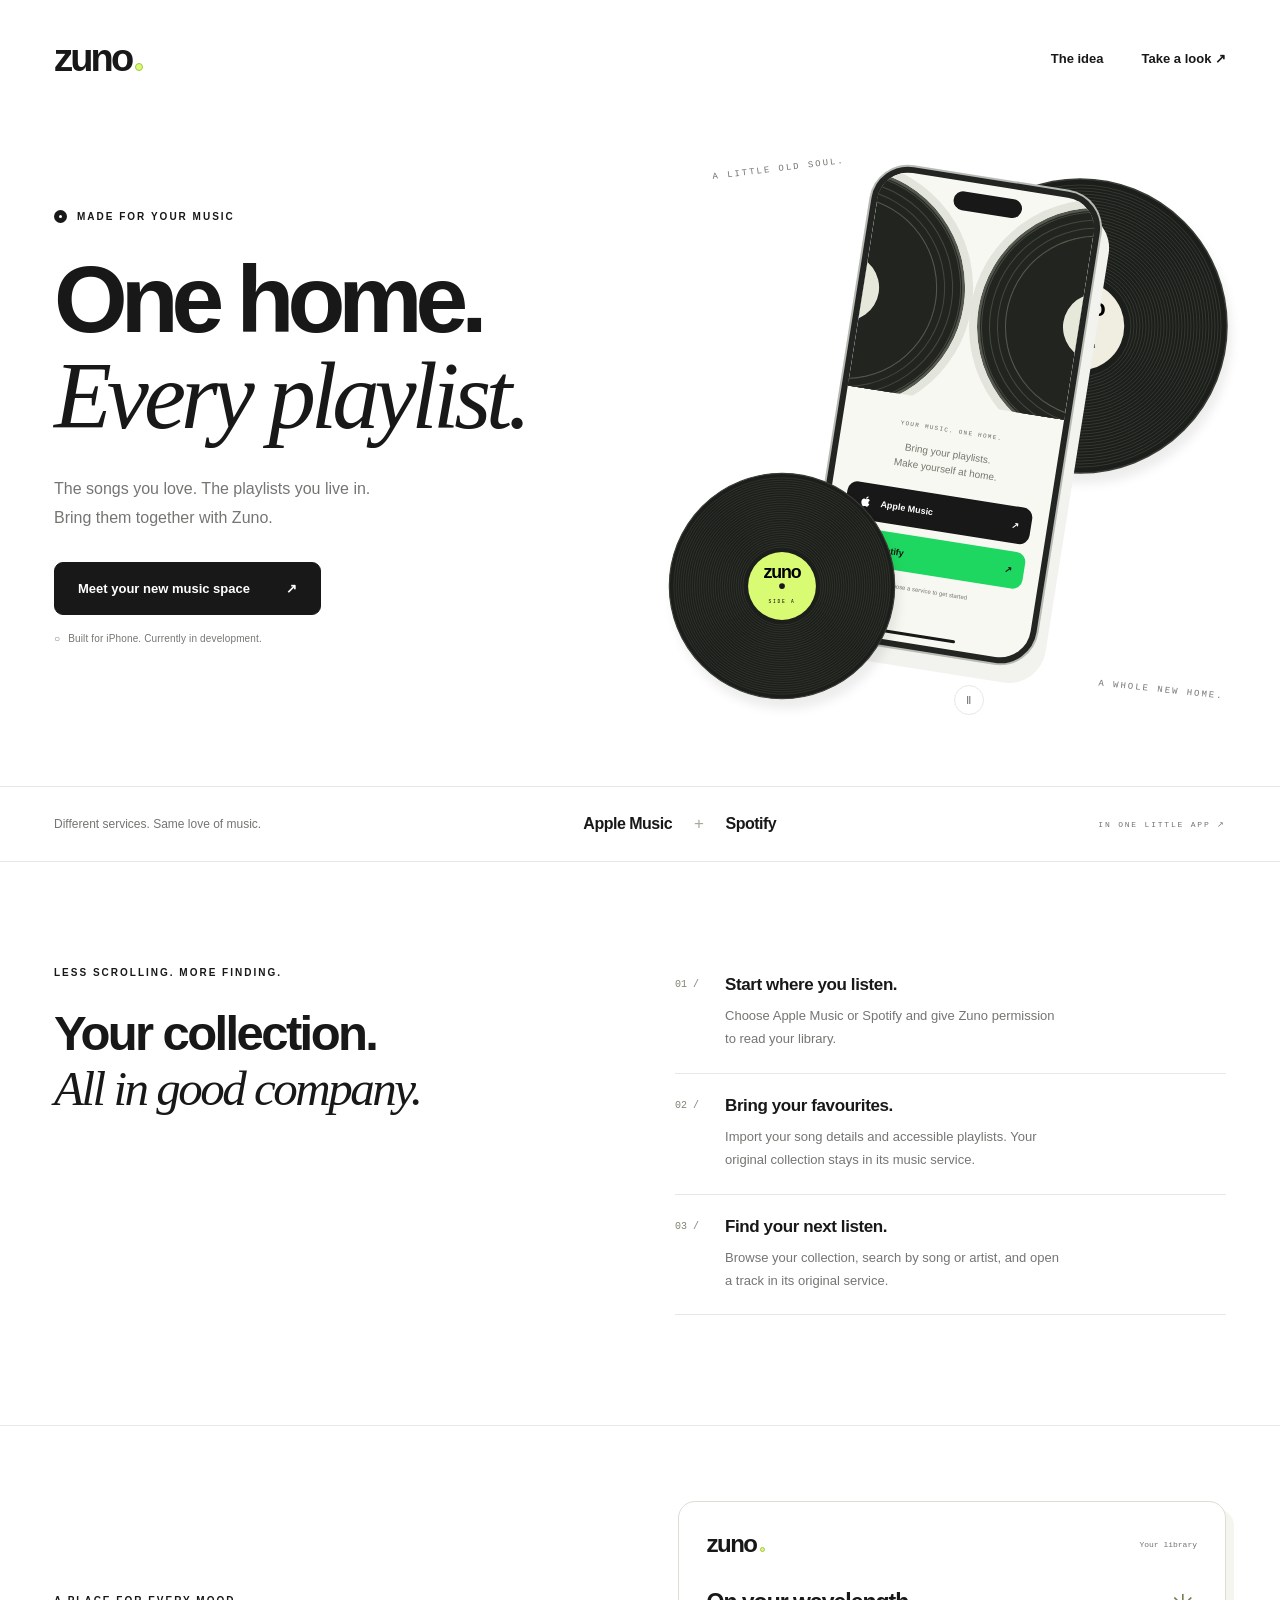
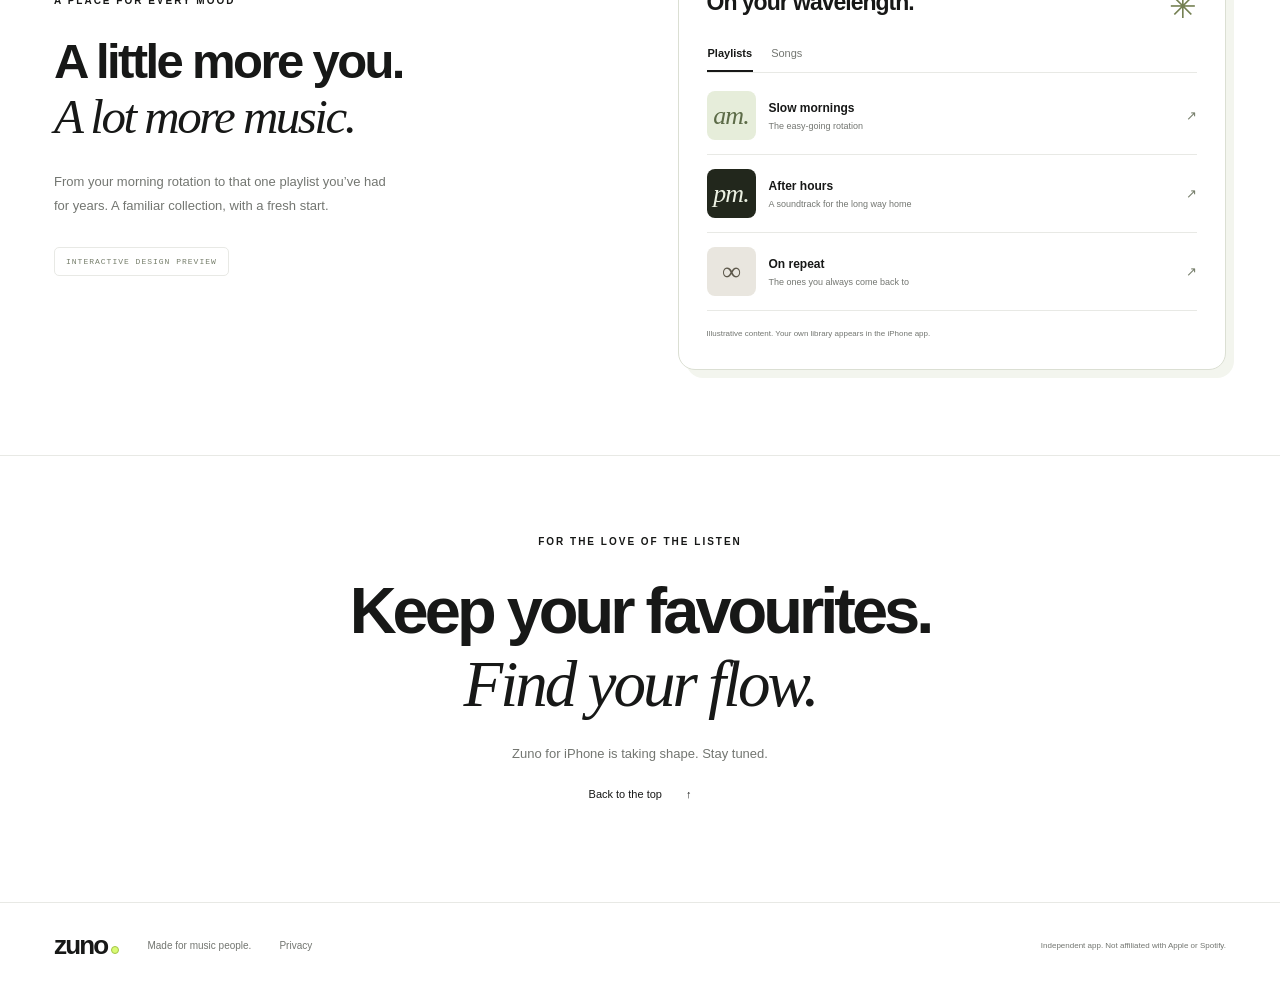
<file: index.html>
<!doctype html>
<html lang="en">
<head>
  <meta charset="utf-8">
  <meta name="viewport" content="width=device-width, initial-scale=1">
  <meta name="theme-color" content="#ffffff">
  <meta name="description" content="Meet Zuno. A new home for your Apple Music and Spotify songs and playlists, built for iPhone.">
  <title>Zuno — One home. Every playlist.</title>
  <link rel="icon" href="favicon.svg" type="image/svg+xml">
  <link rel="stylesheet" href="styles.css">
  <script src="site.js" defer></script>
</head>
<body>
  <a class="skip-link" href="#main">Skip to content</a>
  <header class="navigation wrap">
    <a class="wordmark" href="./" aria-label="Zuno home">zuno<span class="brand-dot"></span></a>
    <nav aria-label="Main navigation"><a href="#how-it-works">The idea</a><a href="#preview">Take a look <span aria-hidden="true">↗</span></a></nav>
  </header>
  <main id="main">
    <section class="hero wrap">
      <div class="hero-copy">
        <p class="eyebrow"><span class="tiny-disc" aria-hidden="true"></span> MADE FOR YOUR MUSIC</p>
        <h1>One home.<br><em>Every playlist.</em></h1>
        <p class="intro">The songs you love. The playlists you live in.<br class="desktop-break"> Bring them together with Zuno.</p>
        <a class="button dark" href="#preview">Meet your new music space <span aria-hidden="true">↗</span></a>
        <p class="availability"><span aria-hidden="true">○</span> Built for iPhone. Currently in development.</p>
      </div>
      <div class="hero-art" aria-label="Illustration of two vinyl records and the Zuno iPhone welcome screen">
        <span class="art-caption caption-top">A LITTLE OLD SOUL.</span>
        <div class="record record-back" aria-hidden="true"><svg viewBox="0 0 400 400" class="vinyl"><circle class="vinyl-base" cx="200" cy="200" r="196"/><g class="grooves"></g><circle class="record-label" cx="200" cy="200" r="59"/><text x="200" y="186" text-anchor="middle" class="record-name">zuno</text><text x="200" y="229" text-anchor="middle" class="record-side">SIDE B</text><circle cx="200" cy="200" r="5" fill="#171817"/></svg></div>
        <div class="phone">
          <div class="phone-island" aria-hidden="true"></div>
          <div class="phone-records" aria-hidden="true">
            <div class="mini-record mini-left"><div>zuno</div></div>
            <div class="mini-record mini-right"><div>zuno</div></div>
          </div>
          <div class="phone-body">
            <p class="phone-kicker">YOUR MUSIC. ONE HOME.</p>
            <p class="phone-description">Bring your playlists.<br>Make yourself at home.</p>
            <div class="service-label apple"><svg viewBox="0 0 24 24" aria-hidden="true"><path fill="currentColor" d="M17.1 12.8c0-2 1.6-3 1.7-3.1-1-1.5-2.5-1.7-3.1-1.7-1.3-.1-2.5.8-3.2.8-.6 0-1.6-.8-2.7-.8-1.4 0-2.7.8-3.4 2-1.5 2.5-.4 6.3 1 8.4.7 1 1.5 2 2.5 2 1-.1 1.4-.7 2.7-.7 1.2 0 1.6.7 2.7.6 1.1 0 1.8-1 2.4-1.9.8-1.1 1.1-2.2 1.2-2.3-.1 0-2.1-.8-2.1-3.3ZM15 6.6c.6-.7 1-1.8.9-2.8-.9.1-2 .6-2.6 1.3-.6.6-1.1 1.7-1 2.6 1 .1 2-.5 2.7-1.1Z"/></svg> Apple Music <span>↗</span></div>
            <div class="service-label spotify"><svg viewBox="0 0 24 24" aria-hidden="true"><circle cx="12" cy="12" r="11" fill="currentColor"/><g fill="none" stroke="#1ed760" stroke-linecap="round"><path d="M5.5 8.5Q12 5.8 18.5 9.5" stroke-width="2"/><path d="M6.3 12Q12 9.8 17.7 13" stroke-width="1.8"/><path d="M7.2 15.4Q12 13.8 16.8 16.4" stroke-width="1.6"/></g></svg> Spotify <span>↗</span></div>
            <p class="phone-footer">Choose a service to get started</p>
          </div>
          <div class="home-indicator" aria-hidden="true"></div>
        </div>
        <div class="record record-front" aria-hidden="true"><svg viewBox="0 0 400 400" class="vinyl"><circle class="vinyl-base" cx="200" cy="200" r="196"/><g class="grooves"></g><circle class="record-label" cx="200" cy="200" r="59"/><text x="200" y="186" text-anchor="middle" class="record-name">zuno</text><text x="200" y="229" text-anchor="middle" class="record-side">SIDE A</text><circle cx="200" cy="200" r="5" fill="#171817"/></svg></div>
        <span class="art-caption caption-bottom">A WHOLE NEW HOME.</span>
        <button class="motion-toggle" type="button" aria-pressed="false" aria-label="Pause spinning records"><span aria-hidden="true">Ⅱ</span></button>
      </div>
    </section>
    <div class="service-strip wrap"><span>Different services. Same love of music.</span><div><span>Apple Music</span><span class="plus">+</span><span>Spotify</span></div><span class="strip-note">IN ONE LITTLE APP ↗</span></div>
    <section class="idea wrap" id="how-it-works">
      <div class="section-heading"><p class="eyebrow">LESS SCROLLING. MORE FINDING.</p><h2>Your collection.<br><em>All in good company.</em></h2></div>
      <div class="steps">
        <article><span class="step-number">01 /</span><div><h3>Start where you listen.</h3><p>Choose Apple Music or Spotify and give Zuno permission to read your library.</p></div></article>
        <article><span class="step-number">02 /</span><div><h3>Bring your favourites.</h3><p>Import your song details and accessible playlists. Your original collection stays in its music service.</p></div></article>
        <article><span class="step-number">03 /</span><div><h3>Find your next listen.</h3><p>Browse your collection, search by song or artist, and open a track in its original service.</p></div></article>
      </div>
    </section>
    <section class="preview-section wrap" id="preview">
      <div class="preview-copy"><p class="eyebrow">A PLACE FOR EVERY MOOD</p><h2>A little more you.<br><em>A lot more music.</em></h2><p>From your morning rotation to that one playlist you’ve had for years. A familiar collection, with a fresh start.</p><span class="preview-tag">INTERACTIVE DESIGN PREVIEW</span></div>
      <div class="library-demo">
        <div class="demo-heading"><span class="wordmark small">zuno<span class="brand-dot"></span></span><span class="demo-status">Your library</span></div>
        <div class="demo-title-row"><h3>On your wavelength.</h3><span aria-hidden="true">✳</span></div>
        <div class="demo-tabs" role="tablist" aria-label="Preview collection"><button id="playlists-tab" role="tab" aria-selected="true" aria-controls="playlists-panel" tabindex="0">Playlists</button><button id="songs-tab" role="tab" aria-selected="false" aria-controls="songs-panel" tabindex="-1">Songs</button></div>
        <div id="playlists-panel" role="tabpanel" aria-labelledby="playlists-tab"><div class="demo-row"><span class="cover cover-one">am.</span><div><strong>Slow mornings</strong><span>The easy-going rotation</span></div><span class="row-arrow" aria-hidden="true">↗</span></div><div class="demo-row"><span class="cover cover-two">pm.</span><div><strong>After hours</strong><span>A soundtrack for the long way home</span></div><span class="row-arrow" aria-hidden="true">↗</span></div><div class="demo-row"><span class="cover cover-three">∞</span><div><strong>On repeat</strong><span>The ones you always come back to</span></div><span class="row-arrow" aria-hidden="true">↗</span></div></div>
        <div id="songs-panel" role="tabpanel" aria-labelledby="songs-tab" hidden><div class="demo-row"><span class="cover cover-one">01</span><div><strong>First light</strong><span>Sample song · Morning collection</span></div><span class="row-arrow" aria-hidden="true">♪</span></div><div class="demo-row"><span class="cover cover-two">02</span><div><strong>The long way</strong><span>Sample song · Evening collection</span></div><span class="row-arrow" aria-hidden="true">♪</span></div><div class="demo-row"><span class="cover cover-three">03</span><div><strong>Once more</strong><span>Sample song · Favourites collection</span></div><span class="row-arrow" aria-hidden="true">♪</span></div></div>
        <p class="demo-disclaimer">Illustrative content. Your own library appears in the iPhone app.</p>
      </div>
    </section>
    <section class="closing wrap"><p class="eyebrow">FOR THE LOVE OF THE LISTEN</p><h2>Keep your favourites.<br><em>Find your flow.</em></h2><p>Zuno for iPhone is taking shape. Stay tuned.</p><a href="#main" class="back-top">Back to the top <span aria-hidden="true">↑</span></a></section>
  </main>
  <footer class="footer wrap"><a class="wordmark" href="./">zuno<span class="brand-dot"></span></a><span>Made for music people.</span><a href="privacy/">Privacy</a><span class="footer-fine">Independent app. Not affiliated with Apple or Spotify.</span></footer>
</body>
</html>
</file>
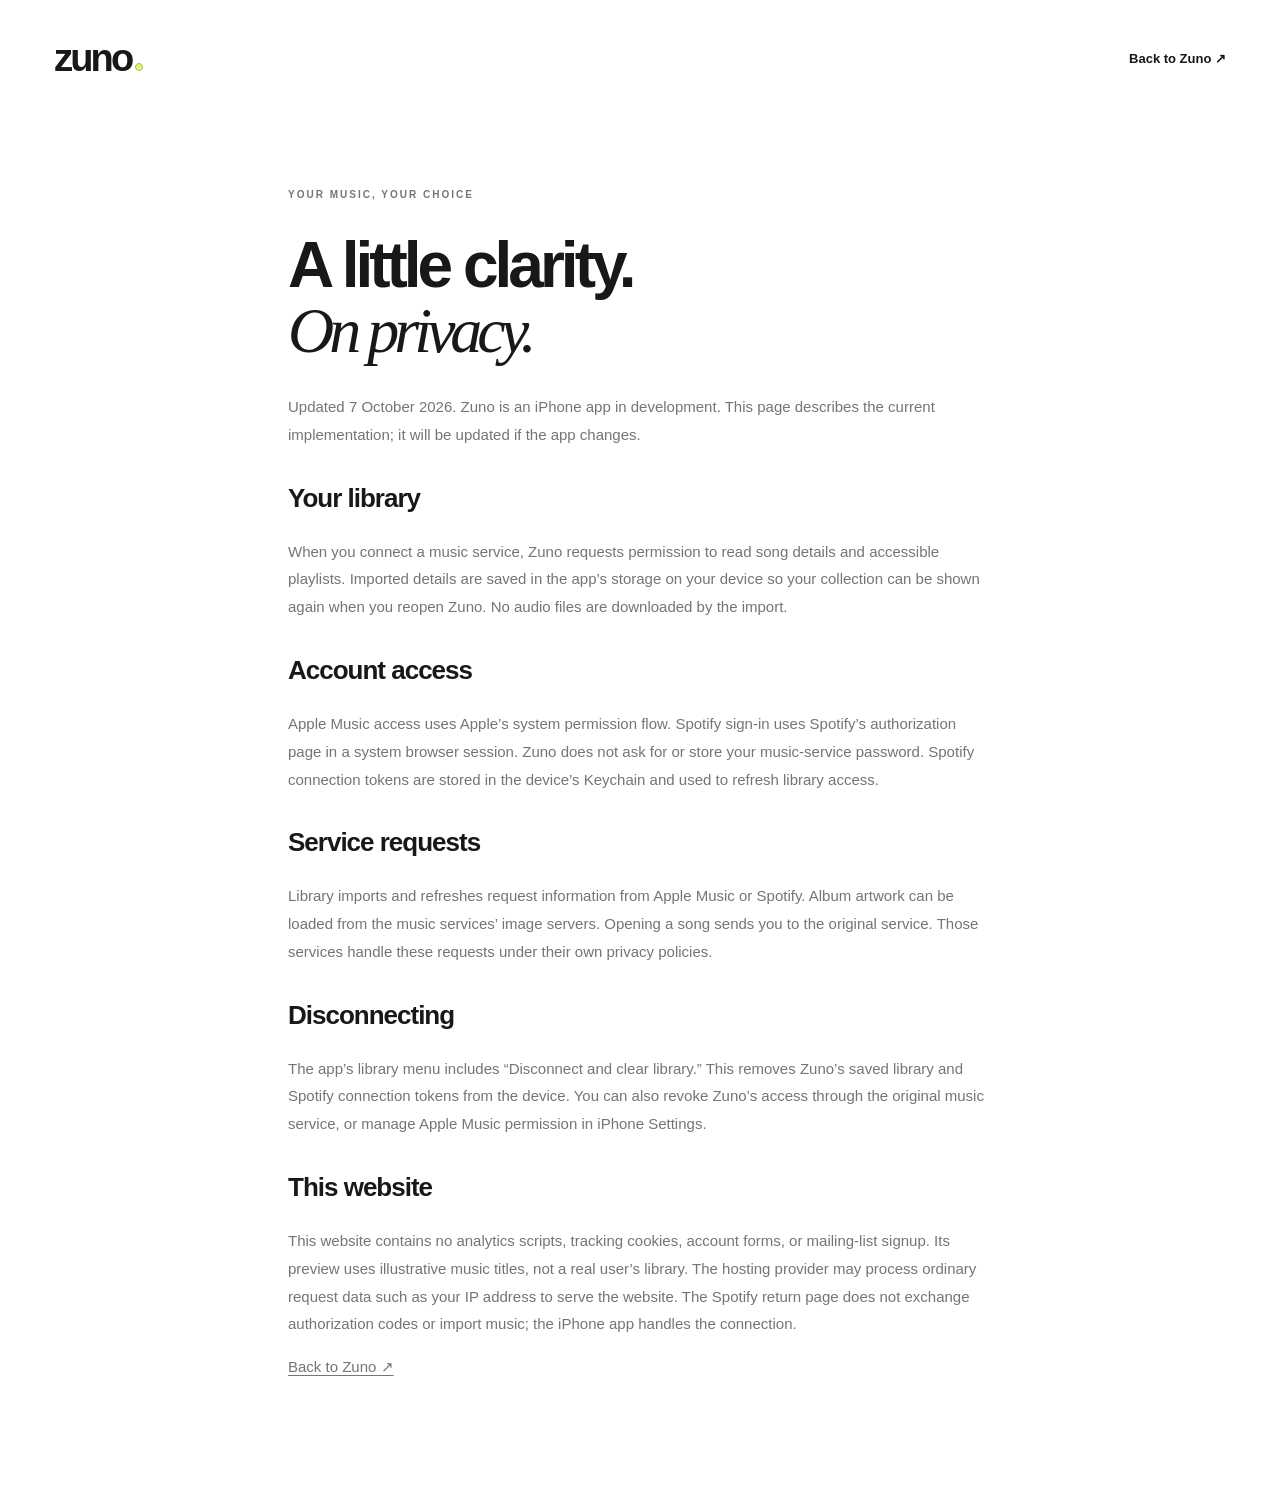
<file: privacy/index.html>
<!doctype html>
<html lang="en"><head><meta charset="utf-8"><meta name="viewport" content="width=device-width,initial-scale=1"><meta name="theme-color" content="#ffffff"><meta name="description" content="How Zuno handles your music library and account connections."><title>Privacy — Zuno</title><link rel="icon" href="../favicon.svg" type="image/svg+xml"><link rel="stylesheet" href="../styles.css"></head><body><header class="navigation wrap"><a class="wordmark" href="../">zuno<span class="brand-dot"></span></a><nav aria-label="Main navigation"><a href="../">Back to Zuno ↗</a></nav></header><main class="document"><p class="eyebrow">YOUR MUSIC, YOUR CHOICE</p><h1>A little clarity.<br><em>On privacy.</em></h1><p>Updated 7 October 2026. Zuno is an iPhone app in development. This page describes the current implementation; it will be updated if the app changes.</p><h2>Your library</h2><p>When you connect a music service, Zuno requests permission to read song details and accessible playlists. Imported details are saved in the app’s storage on your device so your collection can be shown again when you reopen Zuno. No audio files are downloaded by the import.</p><h2>Account access</h2><p>Apple Music access uses Apple’s system permission flow. Spotify sign-in uses Spotify’s authorization page in a system browser session. Zuno does not ask for or store your music-service password. Spotify connection tokens are stored in the device’s Keychain and used to refresh library access.</p><h2>Service requests</h2><p>Library imports and refreshes request information from Apple Music or Spotify. Album artwork can be loaded from the music services’ image servers. Opening a song sends you to the original service. Those services handle these requests under their own privacy policies.</p><h2>Disconnecting</h2><p>The app’s library menu includes “Disconnect and clear library.” This removes Zuno’s saved library and Spotify connection tokens from the device. You can also revoke Zuno’s access through the original music service, or manage Apple Music permission in iPhone Settings.</p><h2>This website</h2><p>This website contains no analytics scripts, tracking cookies, account forms, or mailing-list signup. Its preview uses illustrative music titles, not a real user’s library. The hosting provider may process ordinary request data such as your IP address to serve the website. The Spotify return page does not exchange authorization codes or import music; the iPhone app handles the connection.</p><p><a href="../">Back to Zuno ↗</a></p></main></body></html>
</file>
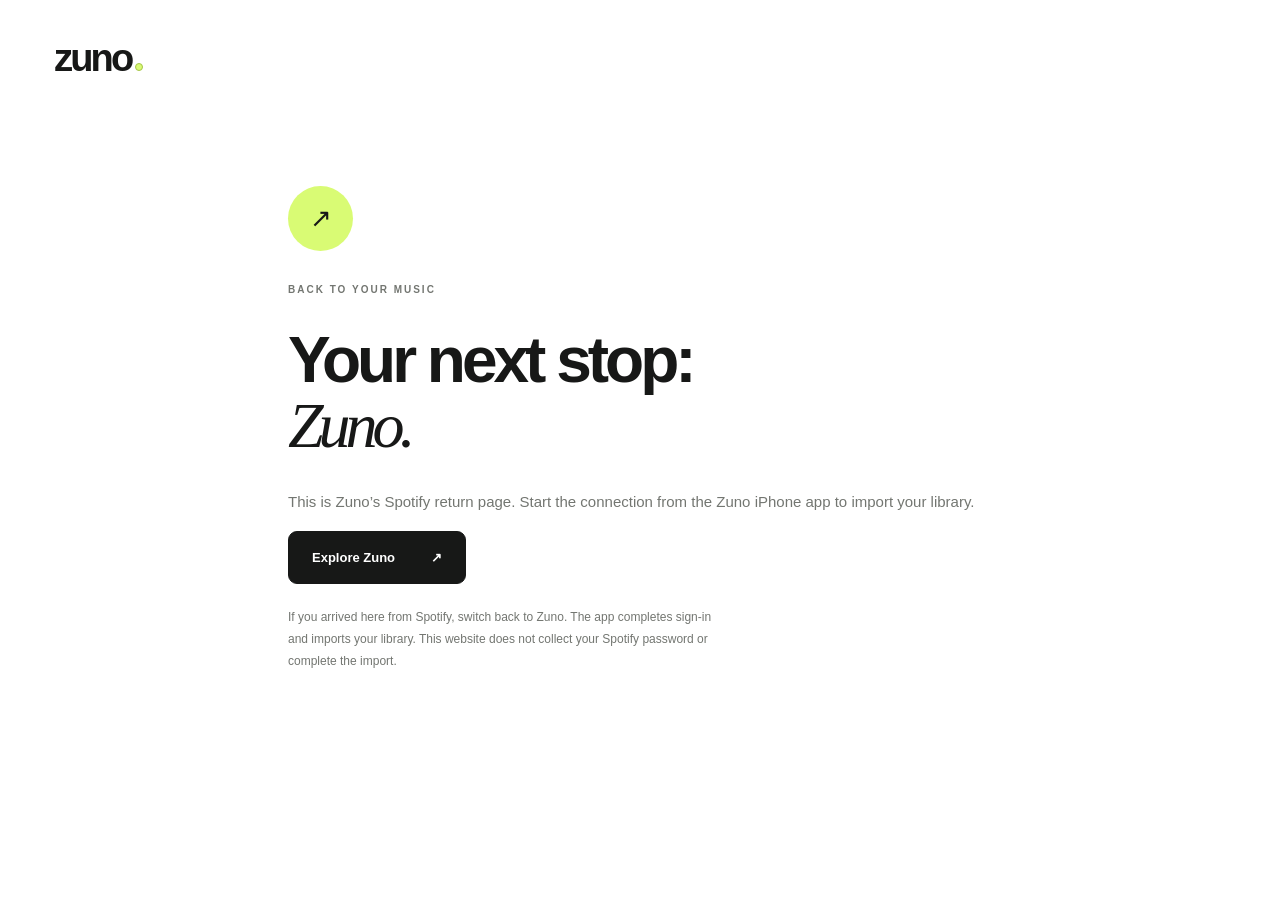
<file: spotify-callback/index.html>
<!doctype html>
<html lang="en"><head><meta charset="utf-8"><meta name="viewport" content="width=device-width,initial-scale=1"><meta name="referrer" content="no-referrer"><meta name="robots" content="noindex"><meta name="theme-color" content="#ffffff"><title>Return to Zuno</title><link rel="icon" href="../favicon.svg" type="image/svg+xml"><link rel="stylesheet" href="../styles.css"><script src="callback.js" defer></script></head>
<body><header class="navigation wrap"><a class="wordmark" href="../">zuno<span class="brand-dot"></span></a></header><main class="document"><div class="callback-symbol" aria-hidden="true">↗</div><p class="eyebrow">BACK TO YOUR MUSIC</p><h1 id="callback-title">Your next stop:<br><em>Zuno.</em></h1><p id="callback-description">This is Zuno’s Spotify return page. Start the connection from the Zuno iPhone app to import your library.</p><a class="button dark" href="../">Explore Zuno <span aria-hidden="true">↗</span></a><p class="callback-note">If you arrived here from Spotify, switch back to Zuno. The app completes sign-in and imports your library. This website does not collect your Spotify password or complete the import.</p></main></body></html>
</file>
<file: styles.css>
:root{--paper:#fff;--ink:#171817;--muted:#737671;--line:#e8e9e5;--lime:#d9fb74;--serif:Georgia,'Times New Roman',serif;--sans:Arial,Helvetica,sans-serif}*{box-sizing:border-box}html{scroll-behavior:smooth;scroll-padding-top:36px}body{margin:0;background:var(--paper);color:var(--ink);font-family:var(--sans);-webkit-font-smoothing:antialiased}a{color:inherit;text-decoration:none}button{font:inherit;cursor:pointer}a:focus-visible,button:focus-visible{outline:3px solid #54741b;outline-offset:6px}[hidden]{display:none!important}.wrap{max-width:1280px;margin-inline:auto;padding-inline:54px}.skip-link{position:fixed;top:-80px;left:20px;background:var(--ink);color:#fff;padding:12px;z-index:100}.skip-link:focus{top:16px}.navigation{height:116px;display:flex;align-items:center;justify-content:space-between}.wordmark{font-size:38px;font-weight:900;letter-spacing:-2.8px;display:inline-flex;align-items:baseline;gap:4px}.brand-dot{width:8px;height:8px;border-radius:50%;background:var(--lime);border:1px solid #a4c448}.navigation nav{display:flex;gap:38px;font-size:13px;font-weight:600}.navigation nav a:hover,.back-top:hover,.footer a:hover{text-decoration:underline;text-underline-offset:5px}.hero{display:grid;grid-template-columns:1.12fr 1fr;align-items:center;min-height:670px;padding-top:22px;padding-bottom:60px;gap:18px}.eyebrow{font-size:10px;font-weight:700;letter-spacing:2px;display:flex;align-items:center;gap:10px;margin:0 0 28px}.tiny-disc{display:inline-block;width:13px;height:13px;background:var(--ink);border-radius:50%;position:relative}.tiny-disc:after{content:'';position:absolute;inset:5px;background:#fff;border-radius:50%}h1,h2,h3,p{margin-top:0}h1{font-size:clamp(65px,7.4vw,100px);letter-spacing:-7px;line-height:1.02;font-weight:700;margin-bottom:30px}h1 em,h2 em{font-family:var(--serif);font-weight:400;letter-spacing:-5px}h1 em{white-space:nowrap}p.intro{font-size:16px;color:var(--muted);line-height:1.8;margin-bottom:30px}.button{display:inline-flex;align-items:center;justify-content:space-between;gap:36px;padding:18px 23px;border-radius:9px;font-size:13px;font-weight:600;border:1px solid var(--ink)}.dark{color:#fff;background:var(--ink)}.dark:hover{background:#30332d}.availability{margin-top:18px;font-size:10px;color:var(--muted);letter-spacing:.15px}.availability span{margin-right:5px}.hero-art{position:relative;height:566px;isolation:isolate}.art-caption{position:absolute;font-family:monospace;font-size:9px;letter-spacing:2px;color:var(--muted)}.caption-top{top:15px;left:30px;transform:rotate(-7deg)}.caption-bottom{right:2px;bottom:20px;transform:rotate(6deg)}.phone{position:absolute;left:50%;top:47%;transform:translate(-50%,-50%) rotate(9deg);width:231px;height:477px;border:6px solid #232522;border-radius:37px;box-shadow:0 0 0 2px #b8bab4,12px 18px 0 #f2f3ef;background:#f8f8f3;overflow:hidden;z-index:2}.phone-island{position:absolute;top:10px;left:50%;transform:translateX(-50%);height:19px;width:69px;border-radius:20px;background:#171817;z-index:3}.phone-records{height:220px;position:relative;overflow:hidden}.mini-record{position:absolute;top:4px;width:239px;height:239px;border-radius:50%;background:#222420;border:10px double #55584e;outline:8px solid #e3e5dc;display:grid;place-items:center;animation:spin 24s linear infinite}.mini-left{left:-137px}.mini-right{right:-137px;animation-delay:-10s}.mini-record:before{content:'';position:absolute;inset:18px;border:1px solid #56594d;border-radius:50%;box-shadow:0 0 0 7px #222420,0 0 0 8px #45483f,0 0 0 15px #222420,0 0 0 16px #45483f,0 0 0 23px #222420,0 0 0 24px #45483f}.mini-record div{background:#e6e8da;width:67px;height:67px;display:grid;place-items:center;border-radius:50%;font-weight:800;font-size:15px;letter-spacing:-1px;z-index:1}.phone-body{padding:16px 16px 0;text-align:center}.phone-kicker{font-family:monospace;font-size:6px;letter-spacing:1.3px;color:#676b61;margin:9px 0 12px}.phone-description{font-size:10px;line-height:1.6;color:#73796b;margin-bottom:17px}.service-label{display:flex;align-items:center;gap:8px;border-radius:10px;padding:11px 12px;margin-top:8px;text-align:left;font-size:9px;font-weight:600}.service-label svg{width:15px;height:15px;flex:none}.service-label span{margin-left:auto}.apple{color:#fff;background:var(--ink)}.spotify{background:#1ed760;color:#121512}.phone-footer{font-size:6px;margin-top:13px;color:#75796f}.home-indicator{position:absolute;bottom:7px;left:50%;transform:translateX(-50%);width:72px;height:3px;border-radius:5px;background:#171817}.record{position:absolute;width:300px;height:300px;filter:drop-shadow(4px 10px 5px #00000012)}.record-back{right:-4px;top:27px;z-index:1}.record-front{width:230px;height:230px;left:-15px;bottom:14px;z-index:3}.vinyl{width:100%;height:100%;animation:spin 24s linear infinite}.record-back .vinyl{animation-delay:-7s}.vinyl-base{fill:#1c1e1b;stroke:#393d34;stroke-width:2}.grooves{fill:none;stroke:#45493d;stroke-width:.8}.record-label{fill:var(--lime)}.record-back .record-label{fill:#f0ede1}.record-name{font-size:31px;font-weight:900;letter-spacing:-2px}.record-side{font:8px monospace;letter-spacing:3px}.motion-toggle{position:absolute;bottom:0;left:50%;height:30px;width:30px;border:1px solid var(--line);background:white;border-radius:50%;color:var(--muted);z-index:4;font-size:11px}.paused .vinyl,.paused .mini-record{animation-play-state:paused}@keyframes spin{to{transform:rotate(360deg)}}.service-strip{display:flex;align-items:center;justify-content:space-between;gap:20px;padding-top:27px;padding-bottom:27px;border-top:1px solid var(--line);border-bottom:1px solid var(--line);font-size:12px;color:var(--muted)}.service-strip>div{display:flex;gap:22px;align-items:center;color:var(--ink);font-weight:700;font-size:16px;letter-spacing:-.5px}.plus{font-size:17px;color:#a7aa9d;font-weight:400}.strip-note{font-family:monospace;font-size:8px;letter-spacing:1.8px}.idea{padding-top:105px;padding-bottom:110px;display:grid;grid-template-columns:1fr 1fr;gap:70px}h2{font-size:49px;font-weight:600;letter-spacing:-2.6px;line-height:1.12;margin-bottom:25px}h2 em{letter-spacing:-2.5px}.steps{padding-top:8px}.steps article{display:flex;gap:26px;padding:22px 0;border-bottom:1px solid var(--line)}.steps article:first-child{padding-top:0}.step-number{font-family:monospace;font-size:10px;color:#7e8474;padding-top:4px;white-space:nowrap}h3{font-size:17px;font-weight:600;letter-spacing:-.4px;margin-bottom:9px}.steps p,.preview-copy>p:not(.eyebrow){font-size:13px;color:var(--muted);line-height:1.8;margin-bottom:0;max-width:335px}.preview-section{padding-top:75px;padding-bottom:85px;display:grid;grid-template-columns:1fr 1fr;gap:75px;border-top:1px solid var(--line);align-items:center}.preview-tag{display:inline-block;font-family:monospace;font-size:8px;letter-spacing:1px;margin-top:30px;border:1px solid var(--line);border-radius:5px;padding:9px 11px;color:#767e6b}.library-demo{border:1px solid #dbdfd3;border-radius:17px;padding:28px;background:#fff;box-shadow:8px 8px 0 #f3f5ee}.demo-heading{display:flex;align-items:center;justify-content:space-between}.wordmark.small{font-size:24px;letter-spacing:-1.5px}.small .brand-dot{width:5px;height:5px}.demo-status{font-family:monospace;font-size:8px;color:var(--muted)}.demo-title-row{display:flex;align-items:center;justify-content:space-between;margin-top:29px}.demo-title-row h3{font-size:23px;letter-spacing:-1px}.demo-title-row>span{font-size:33px;color:#748052}.demo-tabs{display:flex;gap:17px;border-bottom:1px solid var(--line);margin:10px 0 4px}.demo-tabs button{background:transparent;border:0;border-bottom:2px solid transparent;padding:11px 1px;color:var(--muted);font-size:11px}.demo-tabs button[aria-selected=true]{border-bottom-color:var(--ink);color:var(--ink);font-weight:bold}.demo-row{display:flex;align-items:center;gap:13px;padding:14px 0;border-bottom:1px solid var(--line)}.cover{width:49px;height:49px;flex:none;display:grid;place-items:center;border-radius:8px;font-family:var(--serif);font-style:italic;font-size:26px;letter-spacing:-1px}.cover-one{background:#e6edda;color:#5c6b47}.cover-two{background:#22271c;color:#ecf1e2}.cover-three{background:#e9e6df;color:#5d584b}.demo-row>div{display:flex;flex-direction:column;gap:6px}.demo-row strong{font-size:12px;font-weight:600}.demo-row>div>span{font-size:9px;color:var(--muted)}.row-arrow{margin-left:auto;font-size:13px;color:#767e6b}.demo-disclaimer{font-size:8px;line-height:1.6;color:var(--muted);margin:17px 0 0}.closing{padding-block:80px 100px;text-align:center;border-top:1px solid var(--line)}.closing .eyebrow{justify-content:center}.closing h2{font-size:65px;letter-spacing:-4px}.closing h2 em{letter-spacing:-3px}.closing>p:not(.eyebrow){font-size:13px;color:var(--muted)}.back-top{display:inline-flex;gap:24px;font-size:11px;margin-top:14px}.footer{display:flex;align-items:center;gap:28px;flex-wrap:wrap;padding-block:27px;border-top:1px solid var(--line)}.footer .wordmark{font-size:26px;letter-spacing:-1.8px}.footer>span,.footer>a:not(.wordmark){font-size:10px;color:var(--muted)}.footer-fine{margin-left:auto;font-size:8px!important}.document{max-width:760px;margin:70px auto 110px;padding-inline:28px}.document h1{font-size:64px;letter-spacing:-4px}.document h2{font-size:26px;letter-spacing:-1px;margin-top:35px}.document p,.document li{font-size:15px;line-height:1.85;color:var(--muted)}.document a:not(.button){text-decoration:underline;text-underline-offset:3px}.document .eyebrow{font-size:10px}.callback-symbol{display:grid;place-items:center;border-radius:50%;background:var(--lime);width:65px;height:65px;font-size:26px;margin-bottom:30px}.callback-note{font-size:12px!important;margin-top:22px;max-width:440px}@media(min-width:1500px){.hero{min-height:720px}}@media(max-width:1050px){.wrap{padding-inline:34px}.hero{gap:0;min-height:590px}.hero-art{height:510px}.record-back{width:245px;height:245px;right:-15px;top:30px}.record-front{width:185px;height:185px;left:-8px;bottom:22px}.phone{width:214px;height:450px}.phone-body{padding-inline:12px}.phone-records{height:205px}h1{font-size:75px;letter-spacing:-5px}h1 em{letter-spacing:-4.8px}.caption-top{left:0;top:-4px}.caption-bottom{right:-6px;bottom:0}.idea,.preview-section{gap:40px}h2{font-size:39px}.strip-note{display:none}.desktop-break{display:none}}@media(max-width:760px){.wrap{padding-inline:24px}.navigation{height:86px}.navigation .wordmark{font-size:32px}.navigation nav{gap:23px;font-size:11px}.hero{grid-template-columns:1fr;padding-top:31px;padding-bottom:30px;gap:22px}.hero-copy{text-align:center}.hero-copy .eyebrow{justify-content:center;margin-bottom:22px}h1{font-size:clamp(56px,11vw,79px);letter-spacing:-4px}h1 em{letter-spacing:-3.5px}.intro{font-size:14px!important;max-width:320px;margin-inline:auto}.button{font-size:12px;padding:17px 21px}.availability{font-size:9px}.hero-art{height:493px;width:min(100%,390px);margin-inline:auto}.phone{width:217px;height:450px}.record-back{right:0;top:28px;width:250px;height:250px}.record-front{left:0;bottom:27px;width:196px;height:196px}.caption-top{left:0;top:0}.caption-bottom{right:0;bottom:8px}.service-strip{justify-content:center;flex-direction:column;gap:14px;padding-block:23px;font-size:10px}.service-strip>div{font-size:14px}.idea,.preview-section{grid-template-columns:1fr;gap:32px;padding-top:65px;padding-bottom:65px}h2{font-size:42px;letter-spacing:-2.4px}.idea .section-heading{max-width:500px}.steps article{padding:20px 0}.steps p{max-width:100%}.preview-copy>p:not(.eyebrow){max-width:100%}.preview-tag{margin-top:20px}.library-demo{padding:23px}.closing{padding-top:60px;padding-bottom:65px}.closing h2{font-size:49px;letter-spacing:-2.7px}.footer{gap:18px;justify-content:space-between}.footer-fine{flex-basis:100%;margin-left:0}.document{margin-top:35px;margin-bottom:60px}.document h1{font-size:48px;letter-spacing:-2.5px}.document p,.document li{font-size:14px}}@media(prefers-reduced-motion:reduce){html{scroll-behavior:auto}.vinyl,.mini-record{animation:none}}
</file>
